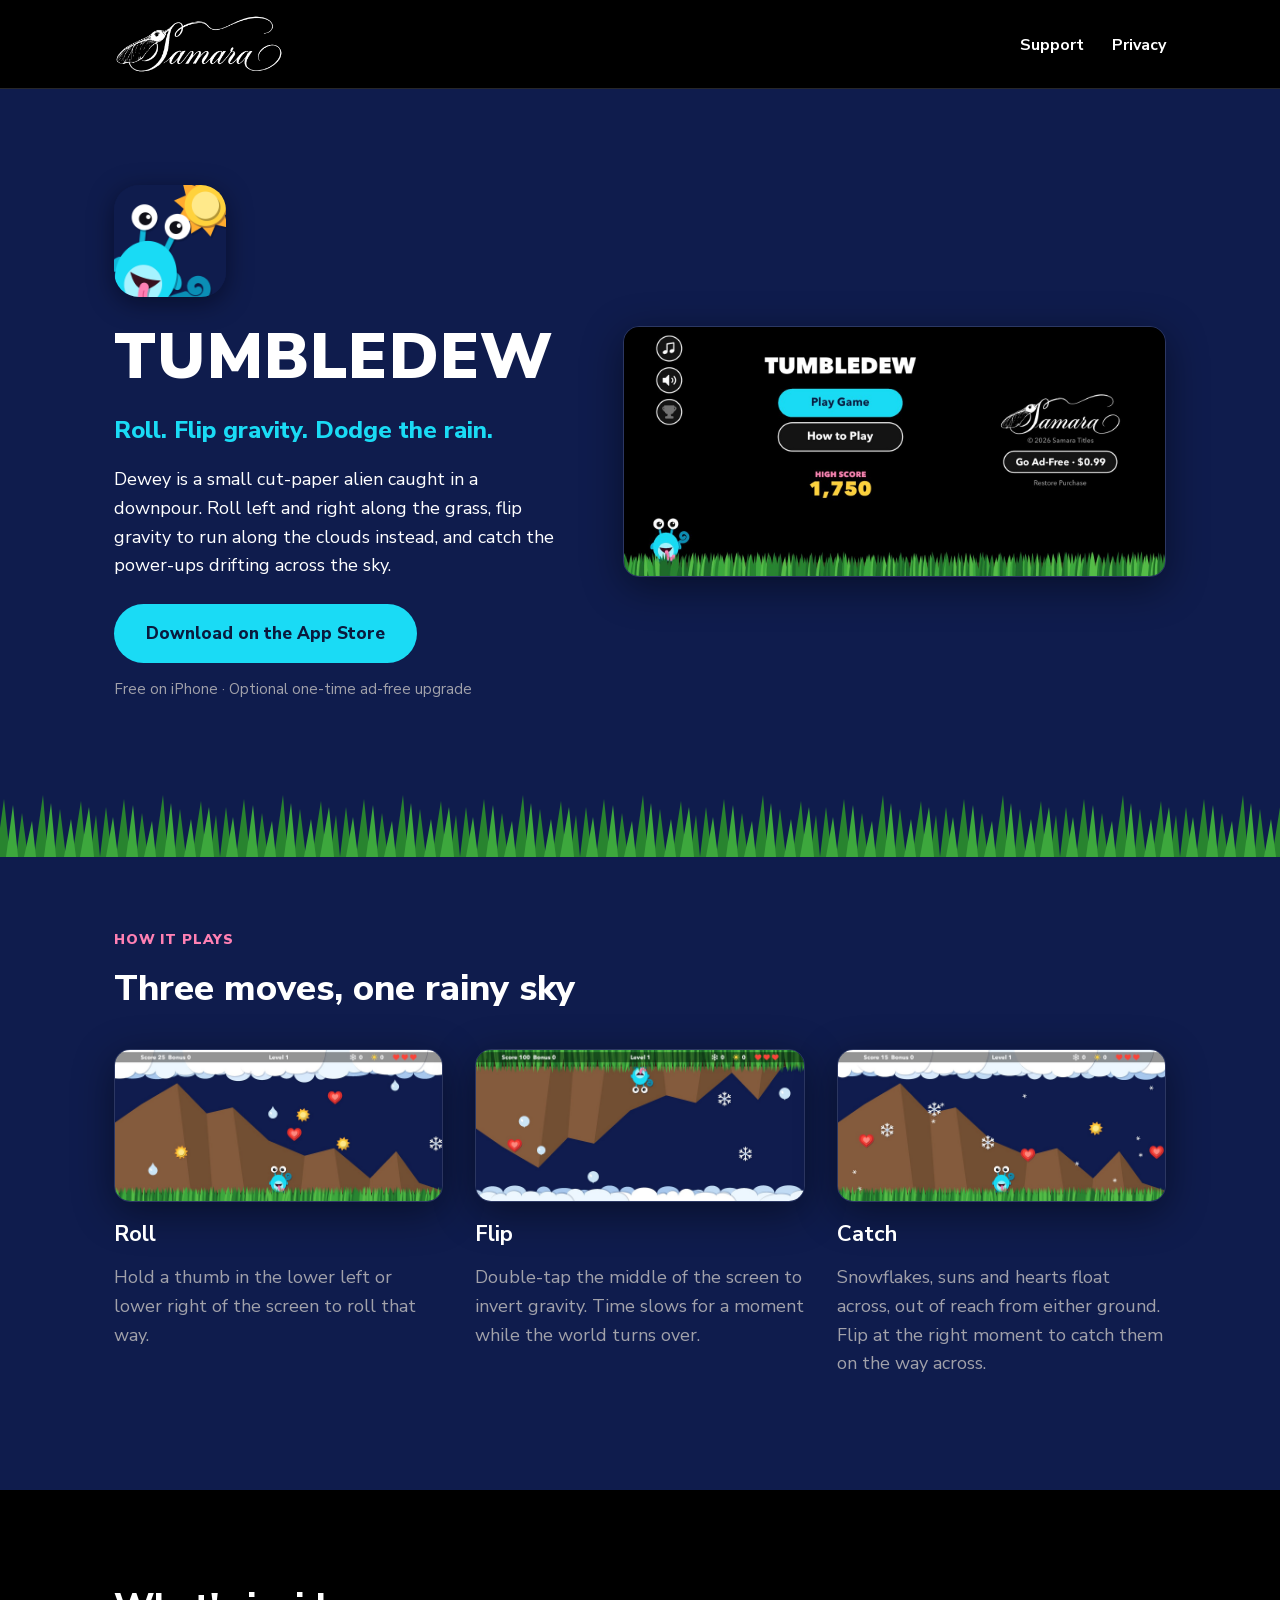
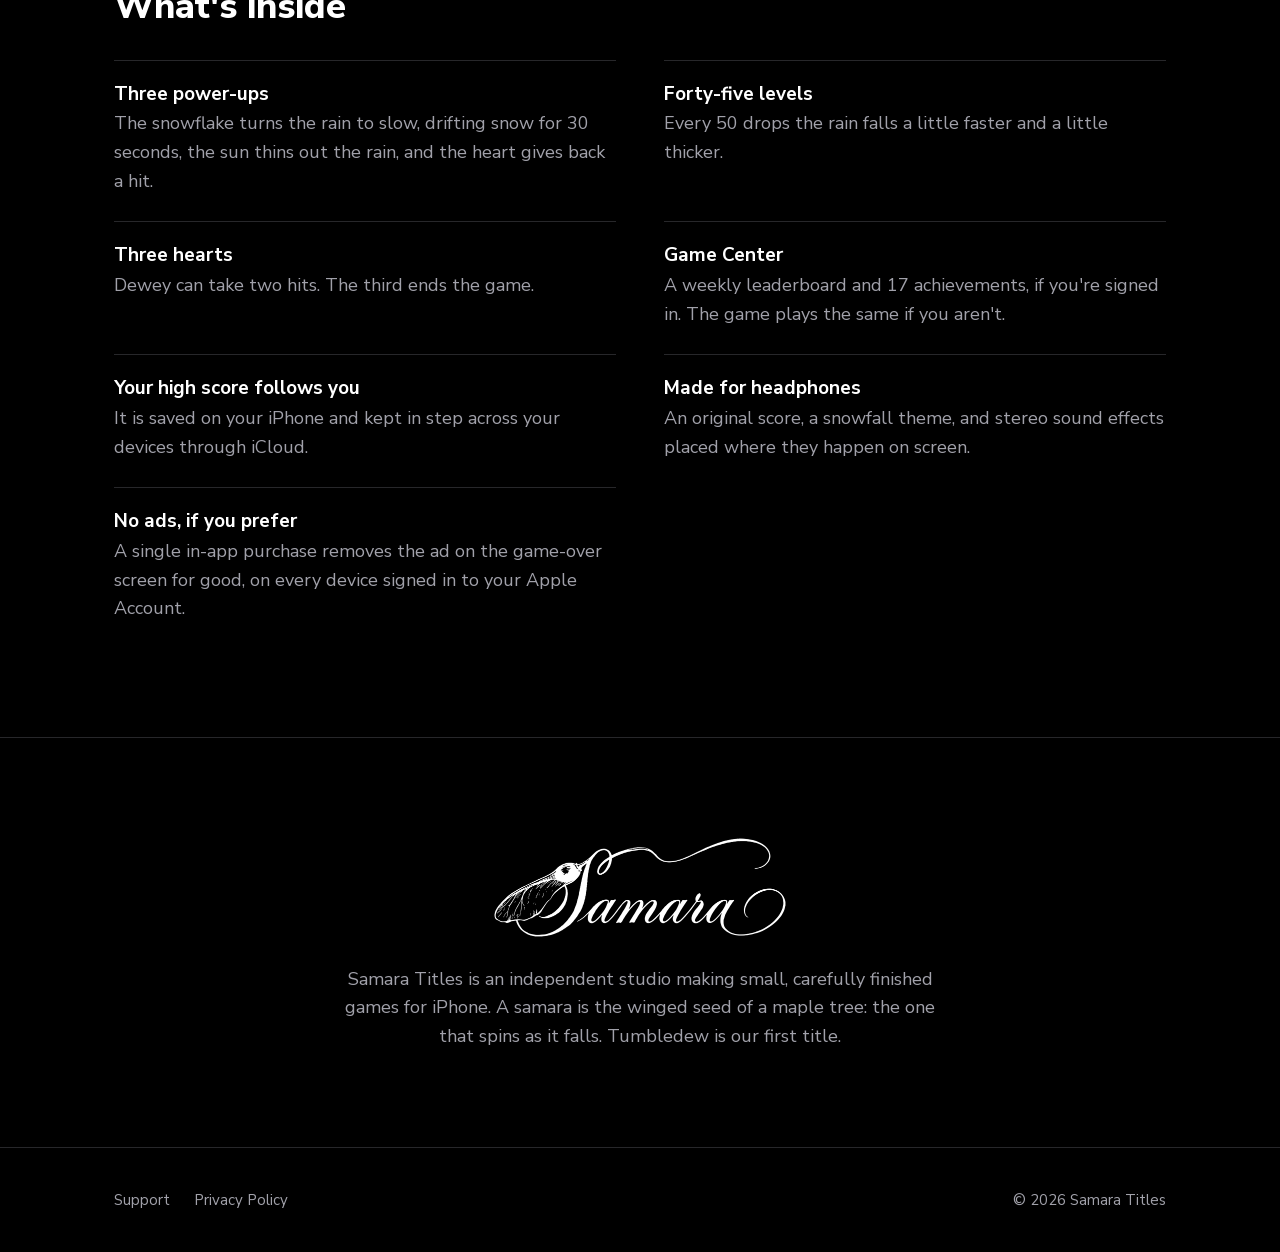
<file: docs/index.html>
<!doctype html>
<html lang="en"><head><meta charset="utf-8">
<meta name="viewport" content="width=device-width, initial-scale=1">
<title>Tumbledew for iPhone · Samara Titles</title>
<meta name="description" content="Tumbledew is an iPhone game about a small cut-paper alien who rolls, flips gravity and dodges the rain. From Samara Titles.">
<link rel="icon" href="assets/favicon.png">
<link rel="apple-touch-icon" href="assets/tumbledew-icon.png">
<link rel="preload" href="assets/fonts/nunito-sans-latin.woff2" as="font" type="font/woff2" crossorigin>
<link rel="stylesheet" href="site.css">
</head><body>
<header class="site-header"><div class="wrap">
  <a class="logo" href="index.html"><img src="assets/samara-logo-white.png" alt="Samara Titles"></a>
  <nav><a href="support.html">Support</a><a href="privacy.html">Privacy</a></nav>
</div></header>

<main>
<section class="sky hero">
  <div class="wrap">
    <div>
      <img class="app-icon" src="assets/tumbledew-icon.png" alt="Tumbledew app icon">
      <h1>Tumbledew</h1>
      <p class="tagline">Roll. Flip gravity. Dodge the rain.</p>
      <p>Dewey is a small cut-paper alien caught in a downpour. Roll left and right along the grass, flip gravity to run along the clouds instead, and catch the power-ups drifting across the sky.</p>
      <a class="button" href="https://apps.apple.com/us/app/tumbledew/id6822419325">Download on the App Store</a>
      <p class="fine">Free on iPhone · Optional one-time ad-free upgrade</p>
    </div>
    <img class="shot" src="assets/1-menu.jpg" alt="Tumbledew main menu with Dewey on the grass">
  </div>
  <div class="grass" aria-hidden="true"></div>
</section>

<section class="sky" style="padding-top:72px">
  <div class="wrap">
    <p class="label">How it plays</p>
    <h2>Three moves, one rainy sky</h2>
    <div class="cols">
      <div><img class="shot" src="assets/2-play.jpg" alt="Dewey rolling under the rain"><h3>Roll</h3><p class="muted">Hold a thumb in the lower left or lower right of the screen to roll that way.</p></div>
      <div><img class="shot" src="assets/3-upside-down.jpg" alt="Dewey upside down on the clouds"><h3>Flip</h3><p class="muted">Double-tap the middle of the screen to invert gravity. Time slows for a moment while the world turns over.</p></div>
      <div><img class="shot" src="assets/4-snow.jpg" alt="Rain turned to snow"><h3>Catch</h3><p class="muted">Snowflakes, suns and hearts float across, out of reach from either ground. Flip at the right moment to catch them on the way across.</p></div>
    </div>
  </div>
</section>

<section>
  <div class="wrap">
    <h2>What's inside</h2>
    <ul class="features">
      <li><strong>Three power-ups</strong><span>The snowflake turns the rain to slow, drifting snow for 30 seconds, the sun thins out the rain, and the heart gives back a hit.</span></li>
      <li><strong>Forty-five levels</strong><span>Every 50 drops the rain falls a little faster and a little thicker.</span></li>
      <li><strong>Three hearts</strong><span>Dewey can take two hits. The third ends the game.</span></li>
      <li><strong>Game Center</strong><span>A weekly leaderboard and 17 achievements, if you're signed in. The game plays the same if you aren't.</span></li>
      <li><strong>Your high score follows you</strong><span>It is saved on your iPhone and kept in step across your devices through iCloud.</span></li>
      <li><strong>Made for headphones</strong><span>An original score, a snowfall theme, and stereo sound effects placed where they happen on screen.</span></li>
      <li><strong>No ads, if you prefer</strong><span>A single in-app purchase removes the ad on the game-over screen for good, on every device signed in to your Apple Account.</span></li>
    </ul>
  </div>
</section>

<section class="studio">
  <div class="wrap">
    <img src="assets/samara-logo-white.png" alt="Samara Titles">
    <p>Samara Titles is an independent studio making small, carefully finished games for iPhone. A samara is the winged seed of a maple tree: the one that spins as it falls. Tumbledew is our first title.</p>
  </div>
</section>
</main>
<footer class="site-footer"><div class="wrap">
  <div><a href="support.html">Support</a><a href="privacy.html">Privacy Policy</a></div>
  <div>&copy; 2026 Samara Titles</div>
</div></footer>
</body></html>
</file>
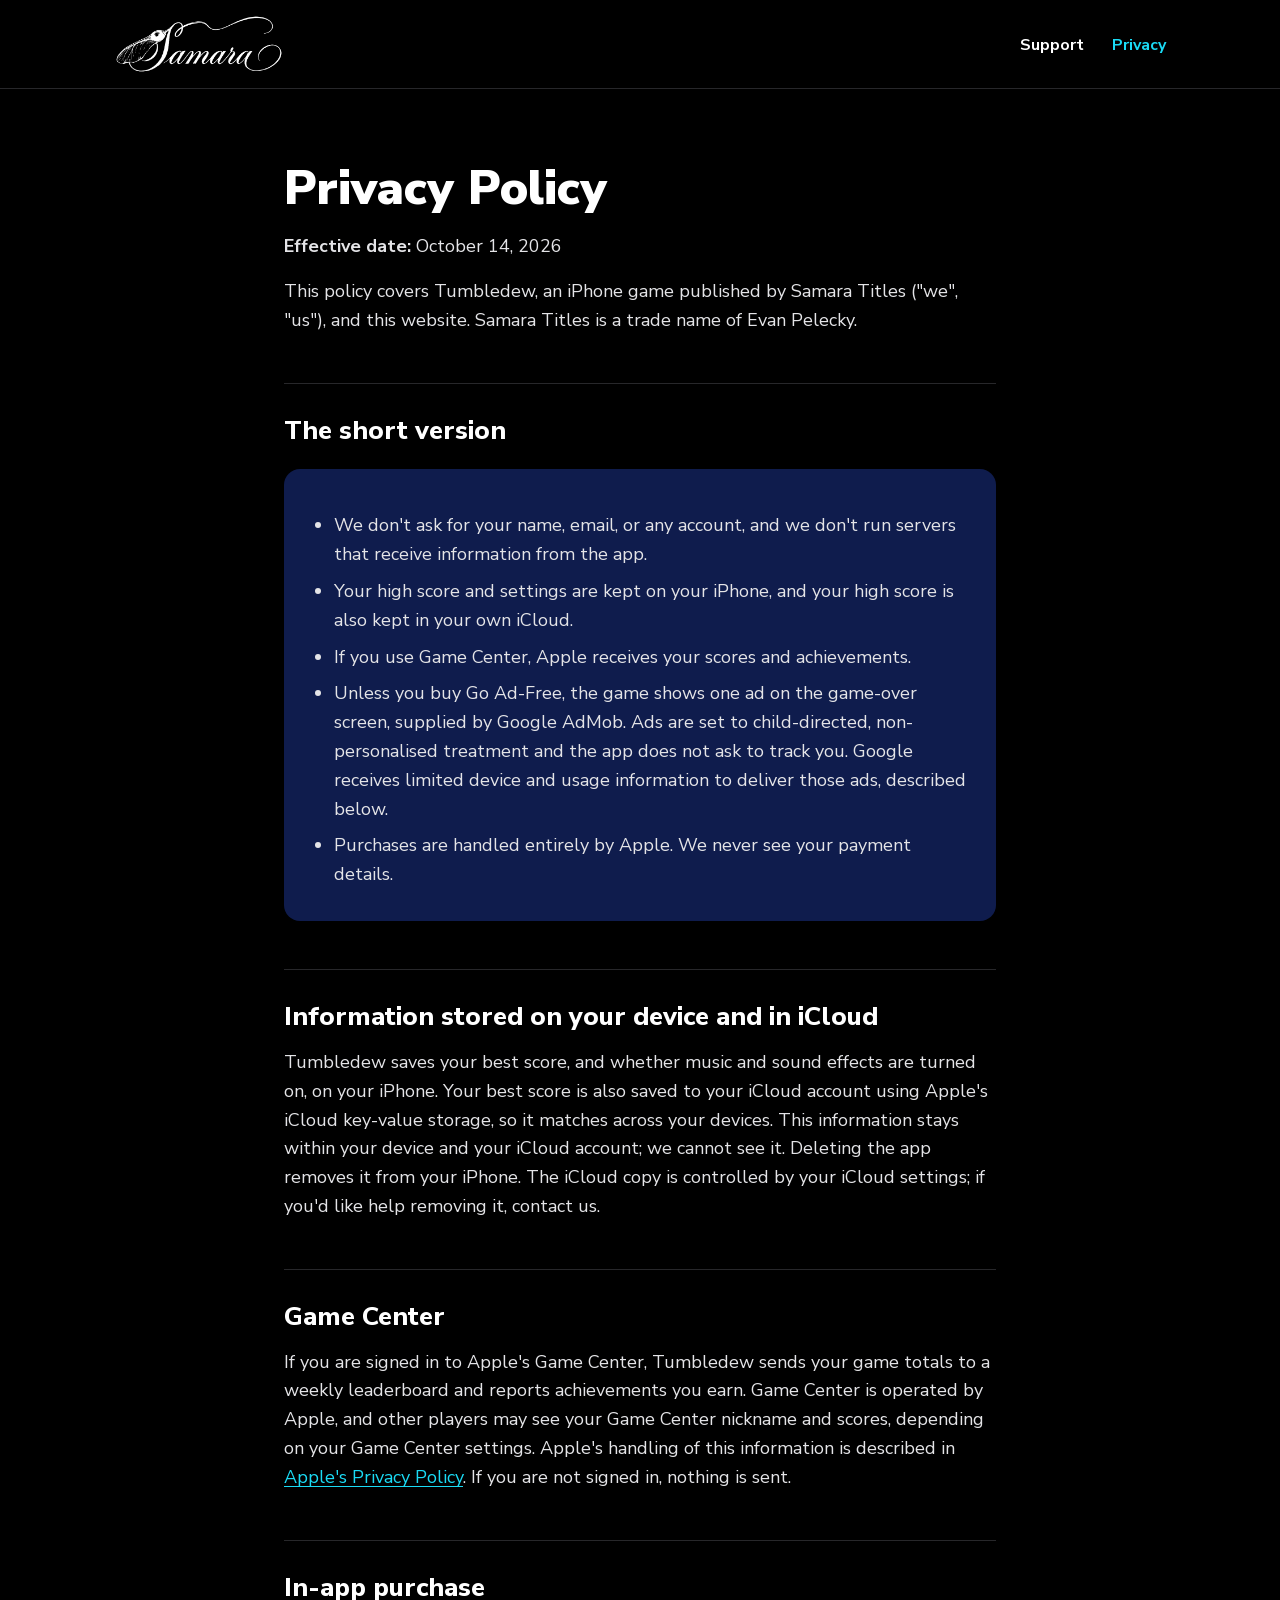
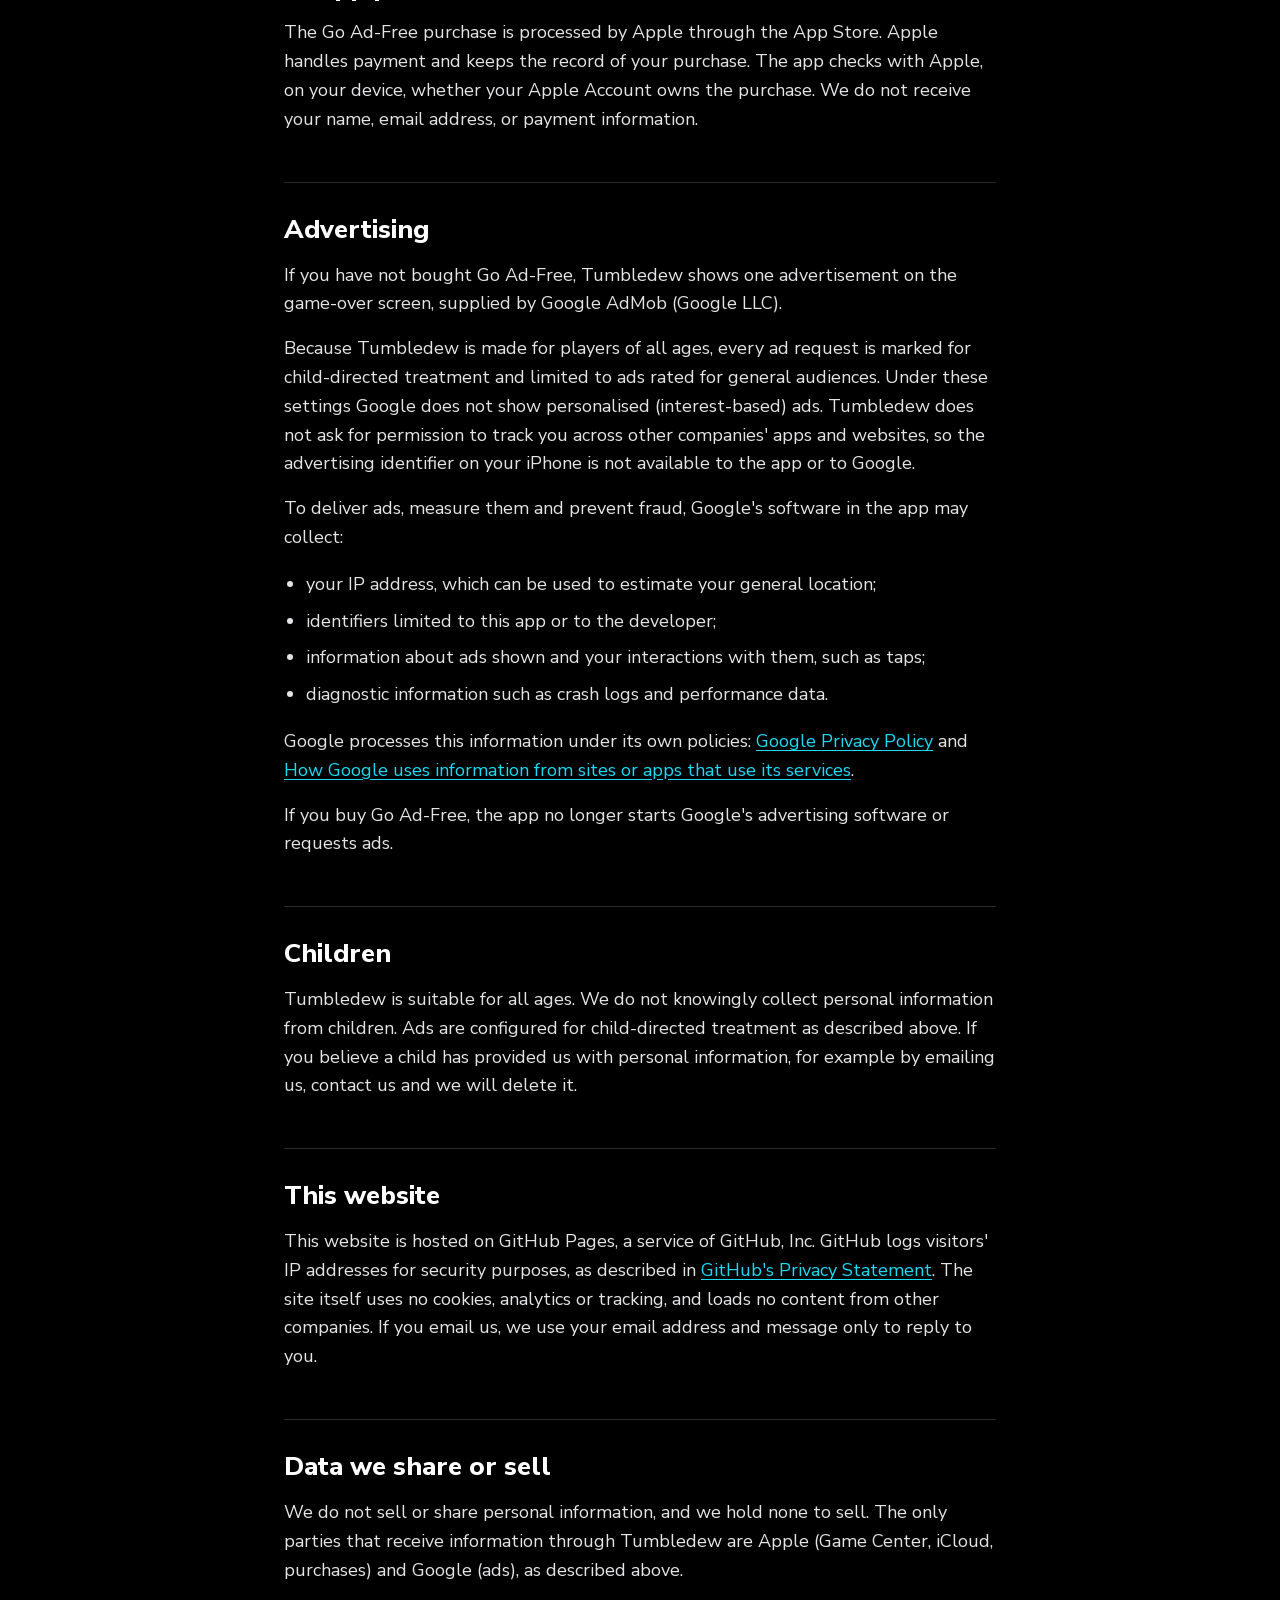
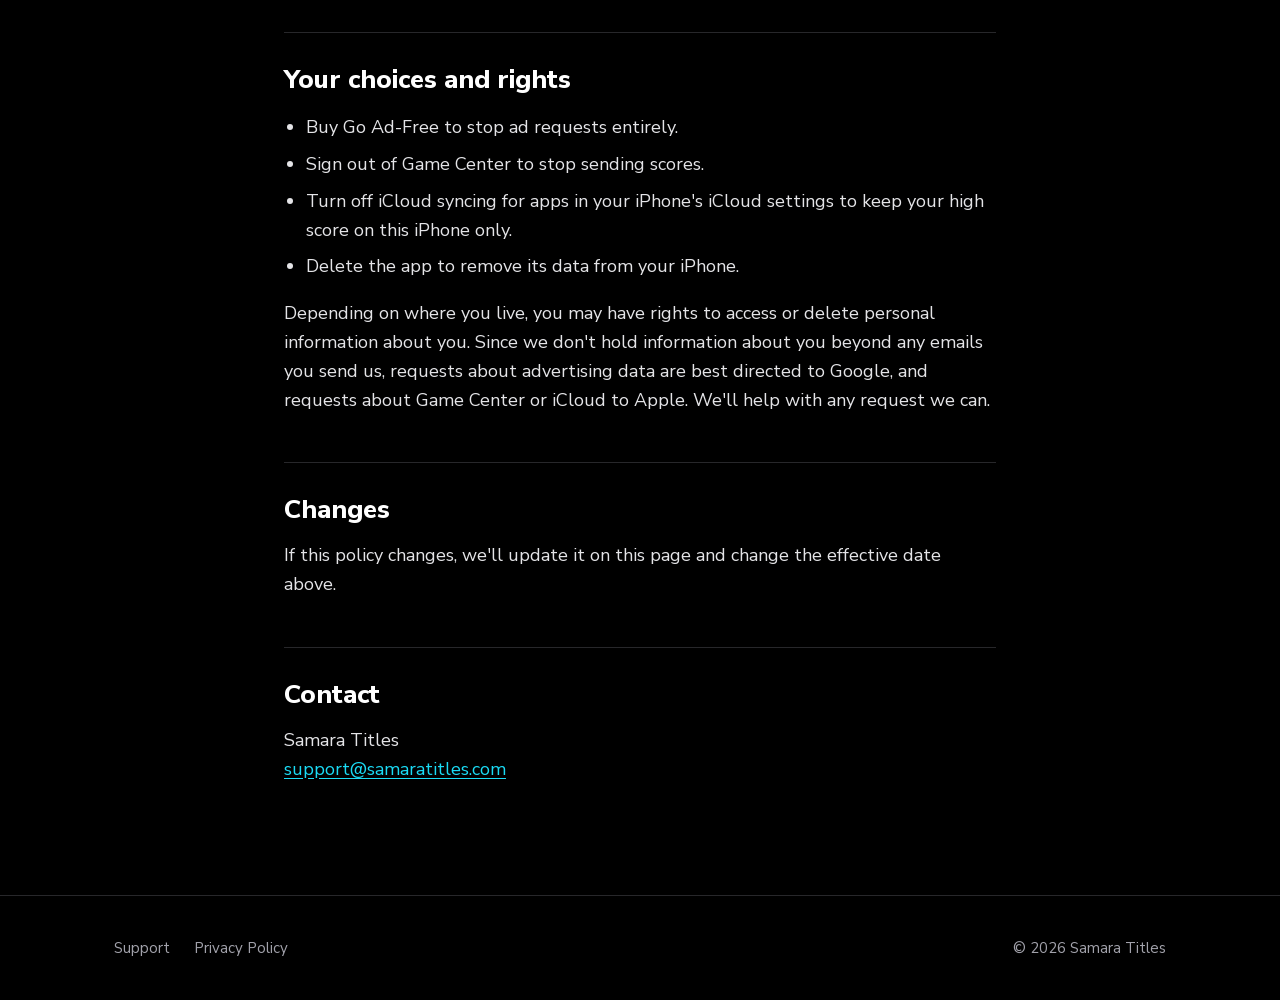
<file: docs/privacy.html>
<!doctype html>
<html lang="en"><head><meta charset="utf-8">
<meta name="viewport" content="width=device-width, initial-scale=1">
<title>Privacy Policy · Samara Titles</title>
<meta name="description" content="How Samara Titles and the Tumbledew app handle your information.">
<link rel="icon" href="assets/favicon.png">
<link rel="apple-touch-icon" href="assets/tumbledew-icon.png">
<link rel="preload" href="assets/fonts/nunito-sans-latin.woff2" as="font" type="font/woff2" crossorigin>
<link rel="stylesheet" href="site.css">
</head><body>
<header class="site-header"><div class="wrap">
  <a class="logo" href="index.html"><img src="assets/samara-logo-white.png" alt="Samara Titles"></a>
  <nav><a href="support.html">Support</a><a href="privacy.html" aria-current="page">Privacy</a></nav>
</div></header>
<main class="doc"><div class="wrap"><h1>Privacy Policy</h1>
<p><strong>Effective date:</strong> October 14, 2026</p>
<p>This policy covers Tumbledew, an iPhone game published by Samara Titles ("we", "us"), and this website. Samara Titles is a trade name of Evan Pelecky.</p>
<h2>The short version</h2>
<div class="callout"><ul>
<li>We don't ask for your name, email, or any account, and we don't run servers that receive information from the app.</li>
<li>Your high score and settings are kept on your iPhone, and your high score is also kept in your own iCloud.</li>
<li>If you use Game Center, Apple receives your scores and achievements.</li>
<li>Unless you buy Go Ad-Free, the game shows one ad on the game-over screen, supplied by Google AdMob. Ads are set to child-directed, non-personalised treatment and the app does not ask to track you. Google receives limited device and usage information to deliver those ads, described below.</li>
<li>Purchases are handled entirely by Apple. We never see your payment details.</li>
</ul></div>
<h2>Information stored on your device and in iCloud</h2>
<p>Tumbledew saves your best score, and whether music and sound effects are turned on, on your iPhone. Your best score is also saved to your iCloud account using Apple's iCloud key-value storage, so it matches across your devices. This information stays within your device and your iCloud account; we cannot see it. Deleting the app removes it from your iPhone. The iCloud copy is controlled by your iCloud settings; if you'd like help removing it, contact us.</p>
<h2>Game Center</h2>
<p>If you are signed in to Apple's Game Center, Tumbledew sends your game totals to a weekly leaderboard and reports achievements you earn. Game Center is operated by Apple, and other players may see your Game Center nickname and scores, depending on your Game Center settings. Apple's handling of this information is described in <a href="https://www.apple.com/legal/privacy/">Apple's Privacy Policy</a>. If you are not signed in, nothing is sent.</p>
<h2>In-app purchase</h2>
<p>The Go Ad-Free purchase is processed by Apple through the App Store. Apple handles payment and keeps the record of your purchase. The app checks with Apple, on your device, whether your Apple Account owns the purchase. We do not receive your name, email address, or payment information.</p>
<h2>Advertising</h2>
<p>If you have not bought Go Ad-Free, Tumbledew shows one advertisement on the game-over screen, supplied by Google AdMob (Google LLC).</p>
<p>Because Tumbledew is made for players of all ages, every ad request is marked for child-directed treatment and limited to ads rated for general audiences. Under these settings Google does not show personalised (interest-based) ads. Tumbledew does not ask for permission to track you across other companies' apps and websites, so the advertising identifier on your iPhone is not available to the app or to Google.</p>
<p>To deliver ads, measure them and prevent fraud, Google's software in the app may collect:</p>
<ul>
<li>your IP address, which can be used to estimate your general location;</li>
<li>identifiers limited to this app or to the developer;</li>
<li>information about ads shown and your interactions with them, such as taps;</li>
<li>diagnostic information such as crash logs and performance data.</li>
</ul>
<p>Google processes this information under its own policies: <a href="https://policies.google.com/privacy">Google Privacy Policy</a> and <a href="https://policies.google.com/technologies/partner-sites">How Google uses information from sites or apps that use its services</a>.</p>
<p>If you buy Go Ad-Free, the app no longer starts Google's advertising software or requests ads.</p>
<h2>Children</h2>
<p>Tumbledew is suitable for all ages. We do not knowingly collect personal information from children. Ads are configured for child-directed treatment as described above. If you believe a child has provided us with personal information, for example by emailing us, contact us and we will delete it.</p>
<h2>This website</h2>
<p>This website is hosted on GitHub Pages, a service of GitHub, Inc. GitHub logs visitors' IP addresses for security purposes, as described in <a href="https://docs.github.com/en/site-policy/privacy-policies/github-general-privacy-statement">GitHub's Privacy Statement</a>. The site itself uses no cookies, analytics or tracking, and loads no content from other companies. If you email us, we use your email address and message only to reply to you.</p>
<h2>Data we share or sell</h2>
<p>We do not sell or share personal information, and we hold none to sell. The only parties that receive information through Tumbledew are Apple (Game Center, iCloud, purchases) and Google (ads), as described above.</p>
<h2>Your choices and rights</h2>
<ul>
<li>Buy Go Ad-Free to stop ad requests entirely.</li>
<li>Sign out of Game Center to stop sending scores.</li>
<li>Turn off iCloud syncing for apps in your iPhone's iCloud settings to keep your high score on this iPhone only.</li>
<li>Delete the app to remove its data from your iPhone.</li>
</ul>
<p>Depending on where you live, you may have rights to access or delete personal information about you. Since we don't hold information about you beyond any emails you send us, requests about advertising data are best directed to Google, and requests about Game Center or iCloud to Apple. We'll help with any request we can.</p>
<h2>Changes</h2>
<p>If this policy changes, we'll update it on this page and change the effective date above.</p>
<h2>Contact</h2>
<p>Samara Titles<br>
<a href="mailto:support@samaratitles.com">support@samaratitles.com</a></p></div></main>
<footer class="site-footer"><div class="wrap">
  <div><a href="support.html">Support</a><a href="privacy.html">Privacy Policy</a></div>
  <div>&copy; 2026 Samara Titles</div>
</div></footer>
</body></html>
</file>
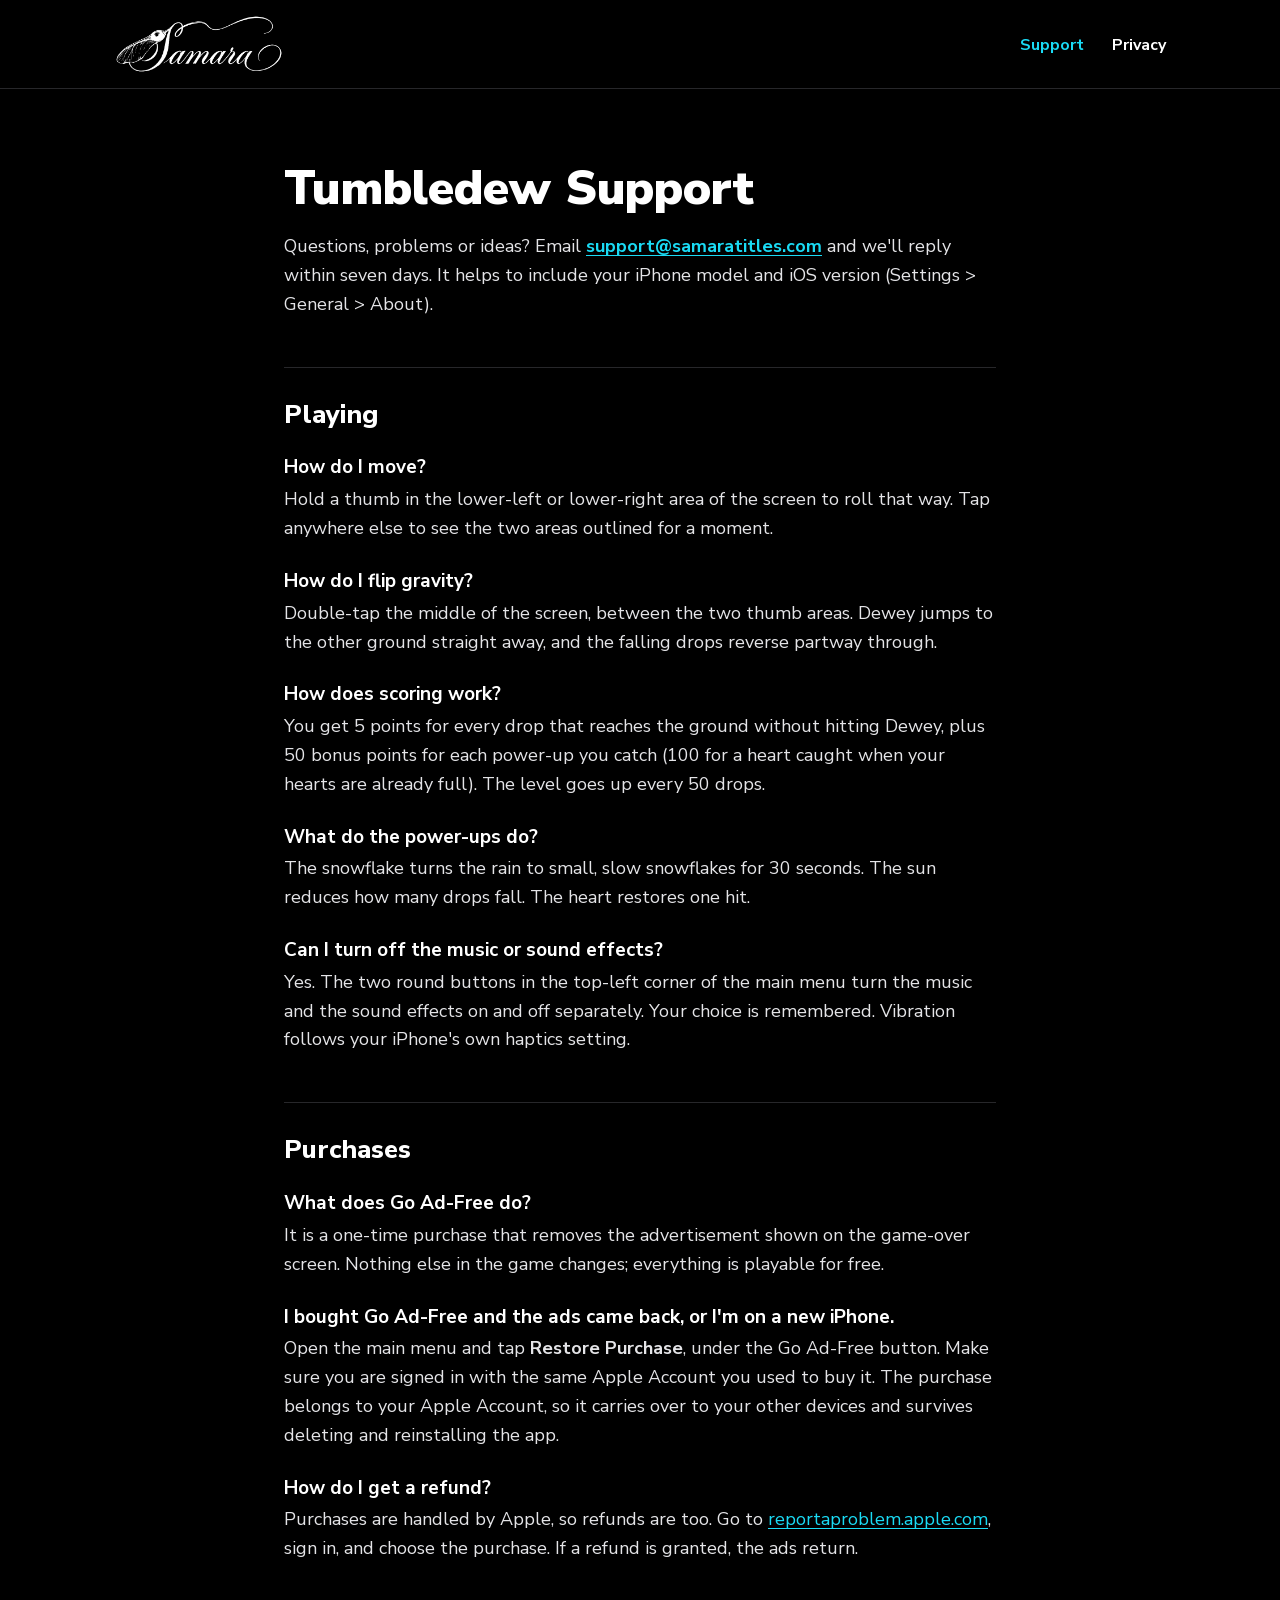
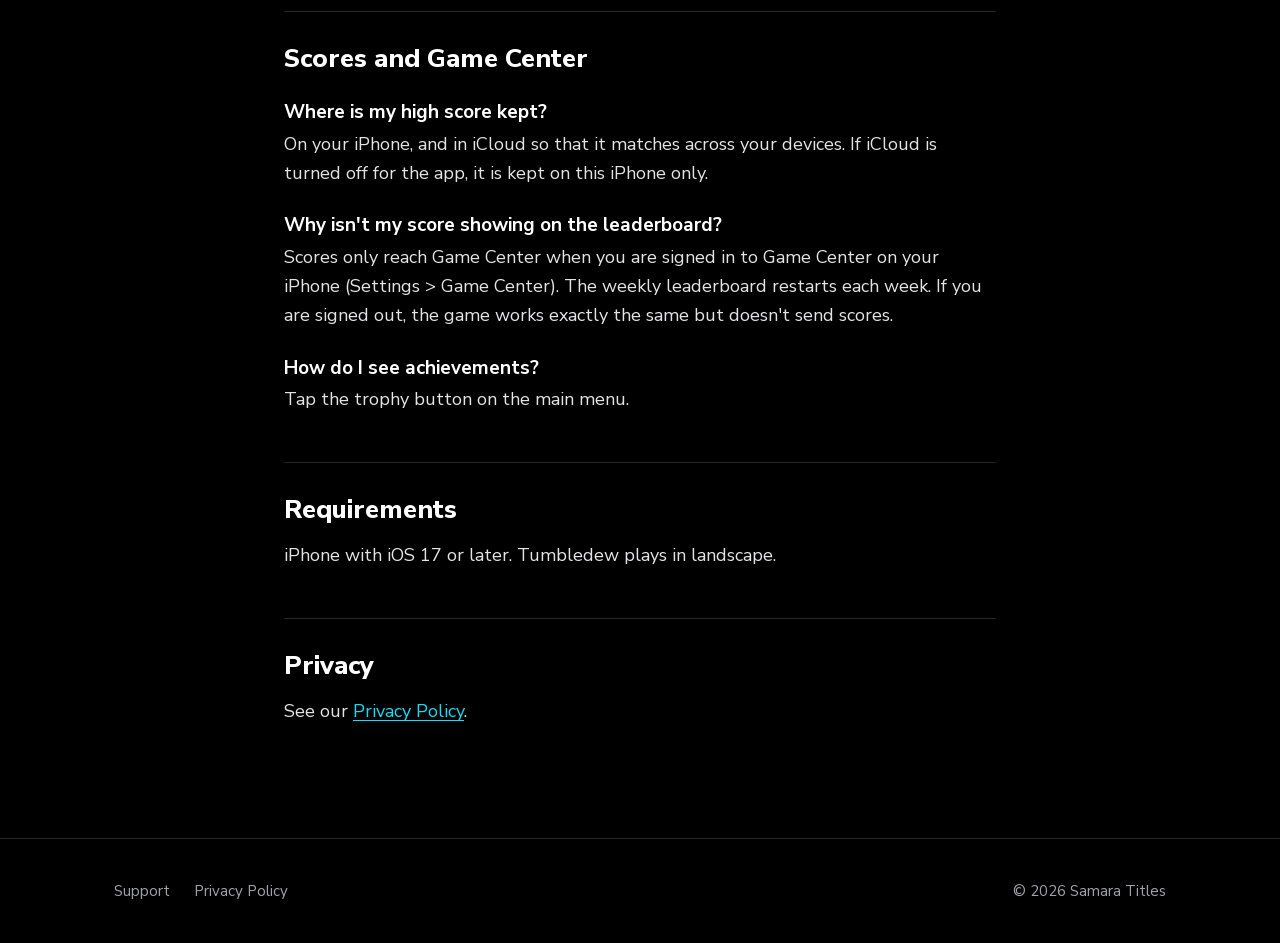
<file: docs/support.html>
<!doctype html>
<html lang="en"><head><meta charset="utf-8">
<meta name="viewport" content="width=device-width, initial-scale=1">
<title>Tumbledew Support · Samara Titles</title>
<meta name="description" content="Help with Tumbledew: controls, the ad-free purchase, Game Center, high scores, and how to contact us.">
<link rel="icon" href="assets/favicon.png">
<link rel="apple-touch-icon" href="assets/tumbledew-icon.png">
<link rel="preload" href="assets/fonts/nunito-sans-latin.woff2" as="font" type="font/woff2" crossorigin>
<link rel="stylesheet" href="site.css">
</head><body>
<header class="site-header"><div class="wrap">
  <a class="logo" href="index.html"><img src="assets/samara-logo-white.png" alt="Samara Titles"></a>
  <nav><a href="support.html" aria-current="page">Support</a><a href="privacy.html">Privacy</a></nav>
</div></header>
<main class="doc"><div class="wrap"><h1>Tumbledew Support</h1>
<p>Questions, problems or ideas? Email <strong><a href="mailto:support@samaratitles.com">support@samaratitles.com</a></strong> and we'll reply within seven days. It helps to include your iPhone model and iOS version (Settings &gt; General &gt; About).</p>
<h2>Playing</h2>
<h3>How do I move?</h3><p>Hold a thumb in the lower-left or lower-right area of the screen to roll that way. Tap anywhere else to see the two areas outlined for a moment.</p>
<h3>How do I flip gravity?</h3><p>Double-tap the middle of the screen, between the two thumb areas. Dewey jumps to the other ground straight away, and the falling drops reverse partway through.</p>
<h3>How does scoring work?</h3><p>You get 5 points for every drop that reaches the ground without hitting Dewey, plus 50 bonus points for each power-up you catch (100 for a heart caught when your hearts are already full). The level goes up every 50 drops.</p>
<h3>What do the power-ups do?</h3><p>The snowflake turns the rain to small, slow snowflakes for 30 seconds. The sun reduces how many drops fall. The heart restores one hit.</p>
<h3>Can I turn off the music or sound effects?</h3><p>Yes. The two round buttons in the top-left corner of the main menu turn the music and the sound effects on and off separately. Your choice is remembered. Vibration follows your iPhone's own haptics setting.</p>
<h2>Purchases</h2>
<h3>What does Go Ad-Free do?</h3><p>It is a one-time purchase that removes the advertisement shown on the game-over screen. Nothing else in the game changes; everything is playable for free.</p>
<h3>I bought Go Ad-Free and the ads came back, or I'm on a new iPhone.</h3><p>Open the main menu and tap <strong>Restore Purchase</strong>, under the Go Ad-Free button. Make sure you are signed in with the same Apple Account you used to buy it. The purchase belongs to your Apple Account, so it carries over to your other devices and survives deleting and reinstalling the app.</p>
<h3>How do I get a refund?</h3><p>Purchases are handled by Apple, so refunds are too. Go to <a href="https://reportaproblem.apple.com">reportaproblem.apple.com</a>, sign in, and choose the purchase. If a refund is granted, the ads return.</p>
<h2>Scores and Game Center</h2>
<h3>Where is my high score kept?</h3><p>On your iPhone, and in iCloud so that it matches across your devices. If iCloud is turned off for the app, it is kept on this iPhone only.</p>
<h3>Why isn't my score showing on the leaderboard?</h3><p>Scores only reach Game Center when you are signed in to Game Center on your iPhone (Settings &gt; Game Center). The weekly leaderboard restarts each week. If you are signed out, the game works exactly the same but doesn't send scores.</p>
<h3>How do I see achievements?</h3><p>Tap the trophy button on the main menu.</p>
<h2>Requirements</h2>
<p>iPhone with iOS 17 or later. Tumbledew plays in landscape.</p>
<h2>Privacy</h2>
<p>See our <a href="privacy.html">Privacy Policy</a>.</p></div></main>
<footer class="site-footer"><div class="wrap">
  <div><a href="support.html">Support</a><a href="privacy.html">Privacy Policy</a></div>
  <div>&copy; 2026 Samara Titles</div>
</div></footer>
</body></html>
</file>
<file: docs/site.css>
@font-face {
  font-family: "Nunito Sans";
  src: url("assets/fonts/nunito-sans-latin.woff2") format("woff2");
  font-weight: 200 1000;
  font-style: normal;
  font-display: swap;
}
:root {
  --black: #000000;
  --white: #FFFFFF;
  --mist: #A1A1AA;
  --graphite: #27272A;
  --sky: #0F1C4D;
  --cyan: #1ADBF5;
  --ink: #0A1A3D;
  --pink: #FF80B3;
  --gold: #FFD13D;
  --red: #FF453B;
  --grass: #3DA83D;
  --grass-dark: #28842F;
  --font: "Nunito Sans", "Avenir Next", system-ui, sans-serif;
}
* { box-sizing: border-box; }
html, body { margin: 0; background: var(--black); color: var(--white); }
body { font-family: var(--font); font-size: 18px; line-height: 1.6; -webkit-font-smoothing: antialiased; }
img { max-width: 100%; display: block; }
a { color: var(--cyan); text-underline-offset: 3px; }
.wrap { max-width: 1100px; margin: 0 auto; padding: 0 24px; }

/* Header */
.site-header { background: var(--black); border-bottom: 1px solid var(--graphite); }
.site-header .wrap { display: flex; align-items: center; justify-content: space-between; height: 88px; }
.site-header .logo img { width: 170px; }
.site-header nav a { color: var(--white); text-decoration: none; font-weight: 700; margin-left: 28px; font-size: 16px; }
.site-header nav a:hover, .site-header nav a[aria-current] { color: var(--cyan); }

/* Sections */
section { padding: 96px 0; }
.sky { background: var(--sky); }
h1, h2, h3 { line-height: 1.15; margin: 0 0 16px; }
h1 { font-weight: 900; font-size: 64px; letter-spacing: 0.02em; text-transform: uppercase; }
h2 { font-weight: 800; font-size: 36px; }
h3 { font-weight: 700; font-size: 22px; }
p { margin: 0 0 16px; }
.muted { color: var(--mist); }
.label { color: var(--pink); font-weight: 900; text-transform: uppercase; letter-spacing: 0.06em; font-size: 14px; }

/* Hero */
.hero { position: relative; padding-bottom: 140px; overflow: hidden; }
.hero .wrap { display: grid; grid-template-columns: 5fr 6fr; gap: 56px; align-items: center; }
.app-icon { width: 112px; border-radius: 25px; margin-bottom: 24px; box-shadow: 0 6px 24px rgba(2,4,14,.5); }
.tagline { font-size: 24px; font-weight: 800; color: var(--cyan); margin-bottom: 16px; }
.button { display: inline-block; background: var(--cyan); color: var(--ink); font-weight: 800; font-size: 17px; text-decoration: none; padding: 16px 32px; border-radius: 999px; margin: 8px 0 14px; }
.button:hover { background: #5BE6F8; }
.button.outline { background: transparent; color: var(--white); border: 2px solid var(--white); }
.fine { font-size: 15px; color: var(--mist); }
.shot { border-radius: 16px; border: 1px solid rgba(255,255,255,.12); box-shadow: 0 10px 40px rgba(0,0,0,.45); }
.grass { position: absolute; left: 0; right: 0; bottom: 0; height: 64px;
  background:
    url("data:image/svg+xml;utf8,<svg xmlns='http://www.w3.org/2000/svg' width='120' height='64' viewBox='0 0 120 64'><path fill='%2328842F' d='M0 64 L6 14 L12 64 Z M16 64 L24 6 L30 64 Z M36 64 L42 20 L48 64 Z M54 64 L63 2 L68 64 Z M74 64 L80 16 L86 64 Z M92 64 L101 8 L106 64 Z M110 64 L116 22 L120 64 Z'/><path fill='%233DA83D' d='M6 64 L13 24 L18 64 Z M26 64 L33 12 L38 64 Z M44 64 L52 28 L56 64 Z M64 64 L71 10 L76 64 Z M84 64 L91 26 L96 64 Z M100 64 L109 14 L114 64 Z'/></svg>") repeat-x bottom / 120px 64px; }

/* Columns */
.cols { display: grid; grid-template-columns: repeat(3, 1fr); gap: 32px; margin-top: 40px; }
.cols .shot { margin-bottom: 20px; }
.features { display: grid; grid-template-columns: 1fr 1fr; gap: 8px 48px; list-style: none; padding: 0; margin: 32px 0 0; }
.features li { padding: 18px 0; border-top: 1px solid var(--graphite); }
.features strong { color: var(--white); display: block; font-size: 19px; }
.features span { color: var(--mist); }

.studio { text-align: center; border-top: 1px solid var(--graphite); }
.studio img { width: 300px; margin: 0 auto 24px; }
.studio p { max-width: 620px; margin: 0 auto; color: var(--mist); }

/* Long-form pages */
.doc { padding: 72px 0 96px; }
.doc .wrap { max-width: 760px; }
.doc h1 { font-size: 48px; text-transform: none; letter-spacing: 0; font-weight: 900; }
.doc h2 { font-size: 26px; margin-top: 48px; padding-top: 32px; border-top: 1px solid var(--graphite); }
.doc h3 { font-size: 19px; margin: 28px 0 6px; }
.doc p, .doc li { color: #E4E4E7; }
.doc ul { padding-left: 22px; }
.doc li { margin-bottom: 8px; }
.callout { background: var(--sky); border-radius: 16px; padding: 24px 28px; margin: 24px 0 8px; }
.callout p:last-child, .callout ul:last-child { margin-bottom: 0; }
.ph { background: rgba(255,209,61,.15); color: var(--gold); padding: 0 4px; border-radius: 4px; }

/* Footer */
.site-footer { border-top: 1px solid var(--graphite); padding: 40px 0; font-size: 15px; color: var(--mist); }
.site-footer .wrap { display: flex; justify-content: space-between; flex-wrap: wrap; gap: 12px; }
.site-footer a { color: var(--mist); text-decoration: none; margin-right: 24px; }
.site-footer a:hover { color: var(--white); }

@media (max-width: 800px) {
  body { font-size: 17px; }
  section { padding: 64px 0; }
  h1 { font-size: 40px; }
  h2 { font-size: 28px; }
  .doc h1 { font-size: 36px; }
  .hero .wrap, .cols, .features { grid-template-columns: 1fr; }
  .site-header .wrap { height: 72px; }
  .site-header .logo img { width: 130px; }
  .site-header nav a { margin-left: 18px; font-size: 15px; }
}
</file>
